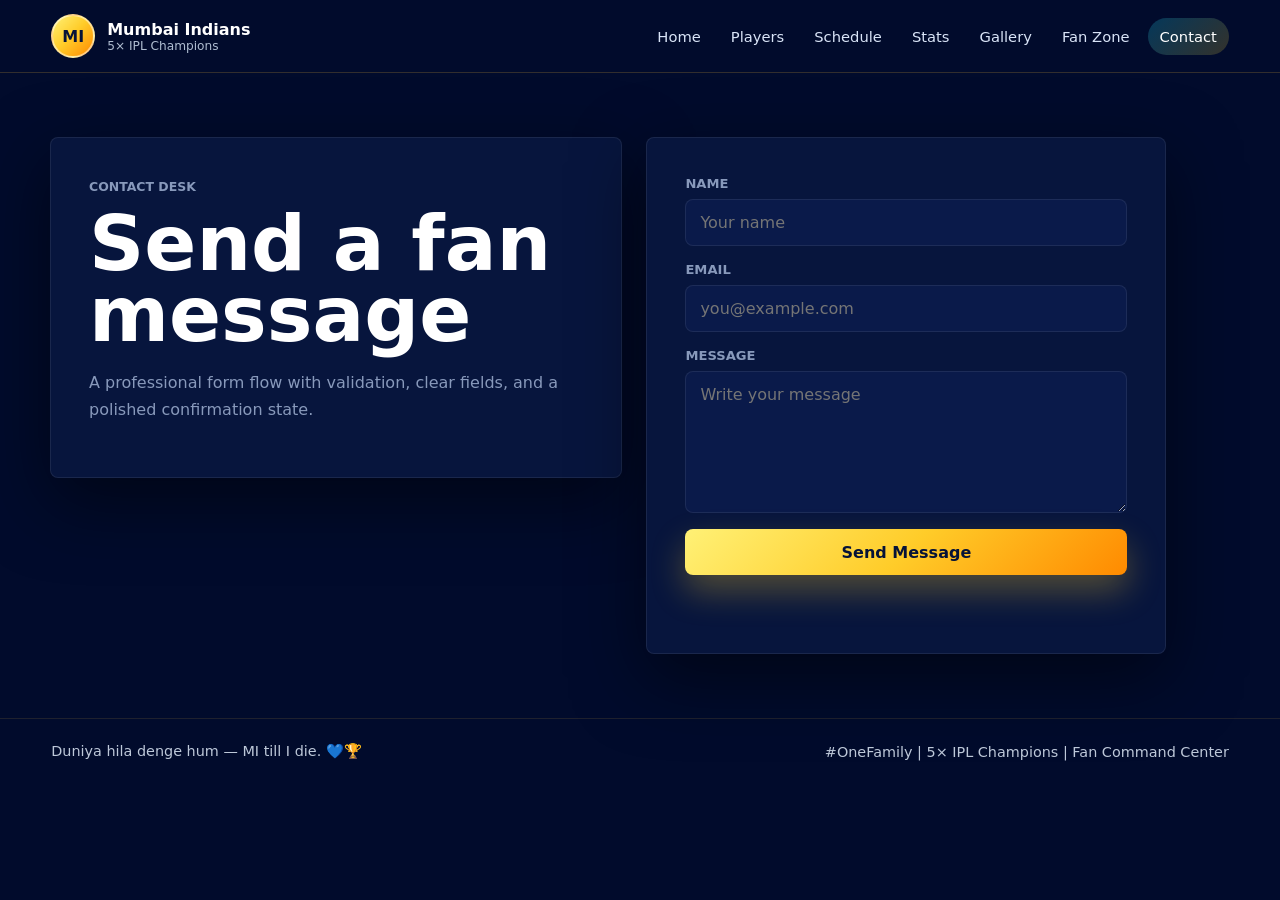
<file: contact.html>
<!DOCTYPE html>
<html lang="en">
<head>
    <meta charset="UTF-8">
    <meta name="viewport" content="width=device-width, initial-scale=1.0">
    <title>Contact | Mumbai Indians</title>
    <link rel="stylesheet" href="style.css">
    <script defer src="main.js"></script>
</head>
<body data-page="contact">
    <header class="site-header">
        <a class="brand" href="index.html" aria-label="Mumbai Indians home">
        <span class="brand-mark">MI</span>
        <span><strong>Mumbai Indians</strong><small>5× IPL Champions</small></span>
        </a>
        <nav class="main-nav" aria-label="Main navigation">
            <a href="index.html">Home</a>
            <a href="players.html">Players</a>
            <a href="schedule.html">Schedule</a>
            <a href="stats.html">Stats</a>
            <a href="gallery.html">Gallery</a>
            <a href="fanzone.html">Fan Zone</a>
            <a href="contact.html" aria-current="page">Contact</a>
        </nav>
    </header>

    <main class="page-shell contact-layout">
        <section class="page-hero compact">
            <p class="eyebrow">Contact Desk</p>
            <h1>Send a fan message</h1>
            <p>A professional form flow with validation, clear fields, and a polished confirmation state.</p>
        </section>

        <form class="contact-form" id="contactForm">
            <label>
                <span>Name</span>
                <input name="name" type="text" placeholder="Your name" required>
            </label>
            <label>
                <span>Email</span>
                <input name="email" type="email" placeholder="you@example.com" required>
            </label>
            <label>
                <span>Message</span>
                <textarea name="message" placeholder="Write your message" rows="6" required></textarea>
            </label>
            <button class="button primary" type="submit">Send Message</button>
            <p class="form-note" id="formNote" aria-live="polite"></p>
        </form>
    </main>

    <footer class="site-footer">
        <span>Duniya hila denge hum — MI till I die. 💙🏆</span>
        <span>#OneFamily | 5× IPL Champions | Fan Command Center</span>
    </footer>
</body>
</html>
</file>
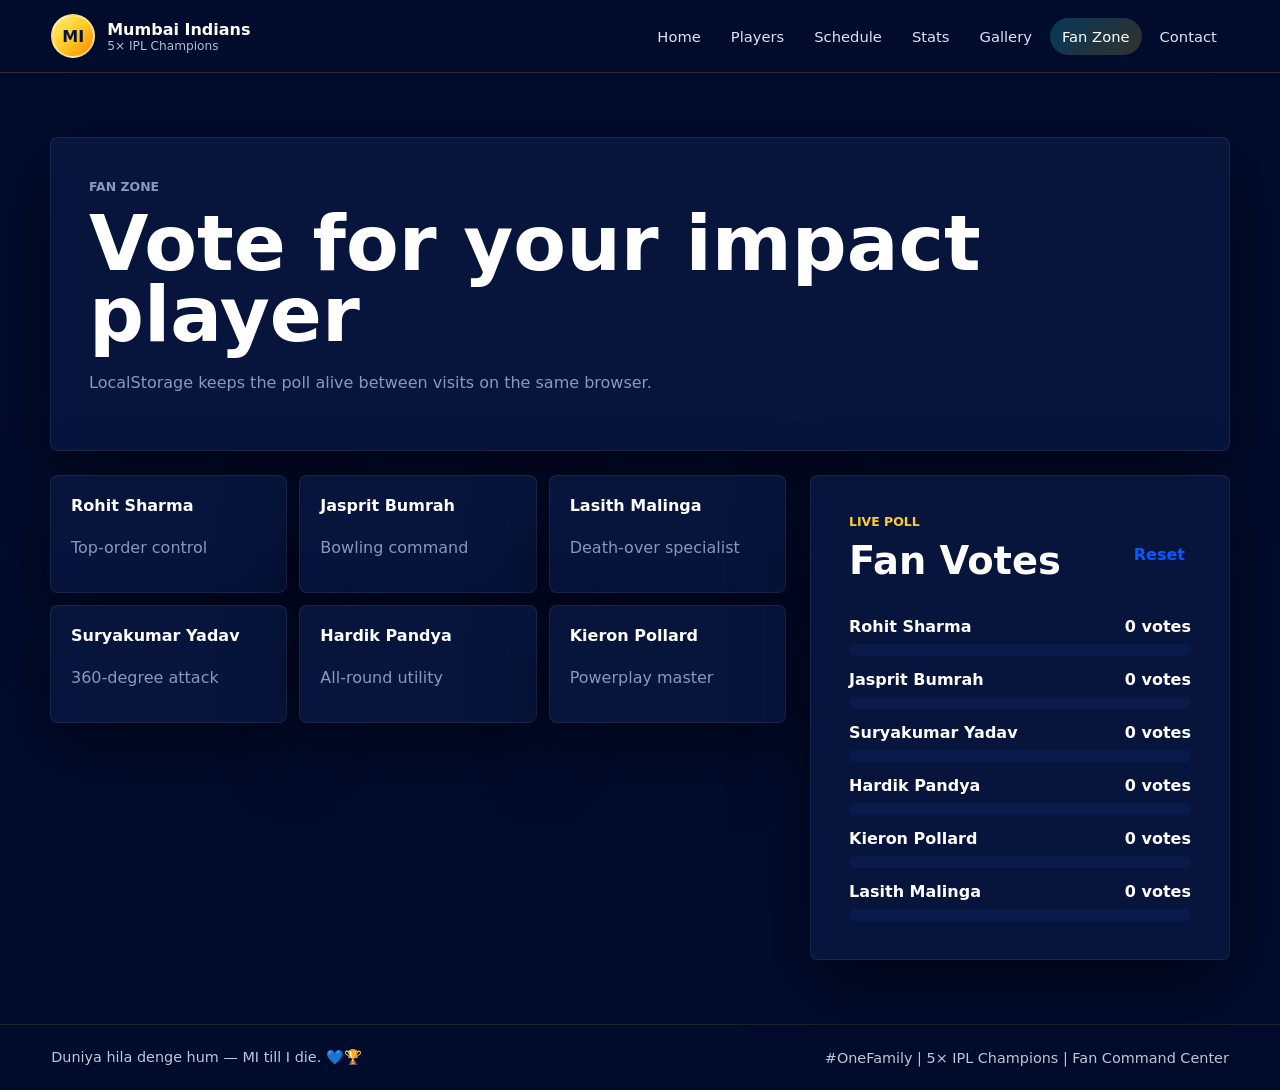
<file: fanzone.html>
<!DOCTYPE html>
<html lang="en">
<head>
    <meta charset="UTF-8">
    <meta name="viewport" content="width=device-width, initial-scale=1.0">
    <title>Fan Zone | Mumbai Indians</title>
    <link rel="stylesheet" href="style.css">
    <script defer src="main.js"></script>
</head>
<body data-page="fanzone">
    <header class="site-header">
        <a class="brand" href="index.html" aria-label="Mumbai Indians home">
        <span class="brand-mark">MI</span>
        <span><strong>Mumbai Indians</strong><small>5× IPL Champions</small></span>
        </a>
        <nav class="main-nav" aria-label="Main navigation">
            <a href="index.html">Home</a>
            <a href="players.html">Players</a>
            <a href="schedule.html">Schedule</a>
            <a href="stats.html">Stats</a>
            <a href="gallery.html">Gallery</a>
            <a href="fanzone.html" aria-current="page">Fan Zone</a>
            <a href="contact.html">Contact</a>
        </nav>
    </header>

    <main class="page-shell">
        <section class="page-hero compact">
            <p class="eyebrow">Fan Zone</p>
            <h1>Vote for your impact player</h1>
            <p>LocalStorage keeps the poll alive between visits on the same browser.</p>
        </section>

        <section class="poll-panel">
            <div class="poll-actions" id="pollActions">
                <button class="vote-card" type="button" data-player="Rohit Sharma"><strong>Rohit Sharma</strong><span>Top-order control</span></button>
                <button class="vote-card" type="button" data-player="Jasprit Bumrah"><strong>Jasprit Bumrah</strong><span>Bowling command</span></button>
                <button class="vote-card" type="button" data-player="Lasith Malinga"><strong>Lasith Malinga</strong><span>Death-over specialist</span></button>
                <button class="vote-card" type="button" data-player="Suryakumar Yadav"><strong>Suryakumar Yadav</strong><span>360-degree attack</span></button>
                <button class="vote-card" type="button" data-player="Hardik Pandya"><strong>Hardik Pandya</strong><span>All-round utility</span></button>
                <button class="vote-card" type="button" data-player="Kieron Pollard"><strong>Kieron Pollard</strong><span>Powerplay master</span></button>
            </div>

            <div class="results-card">
                <div class="section-heading inline">
                    <div>
                        <p class="eyebrow">Live Poll</p>
                        <h2>Fan Votes</h2>
                    </div>
                    <button class="text-button" type="button" id="resetPoll">Reset</button>
                </div>
                <div id="pollResults" class="poll-results" aria-live="polite"></div>
            </div>
        </section>
    </main>

    <footer class="site-footer">
        <span>Duniya hila denge hum — MI till I die. 💙🏆</span>
        <span>#OneFamily | 5× IPL Champions | Fan Command Center</span>
    </footer>
</body>
</html>
</file>
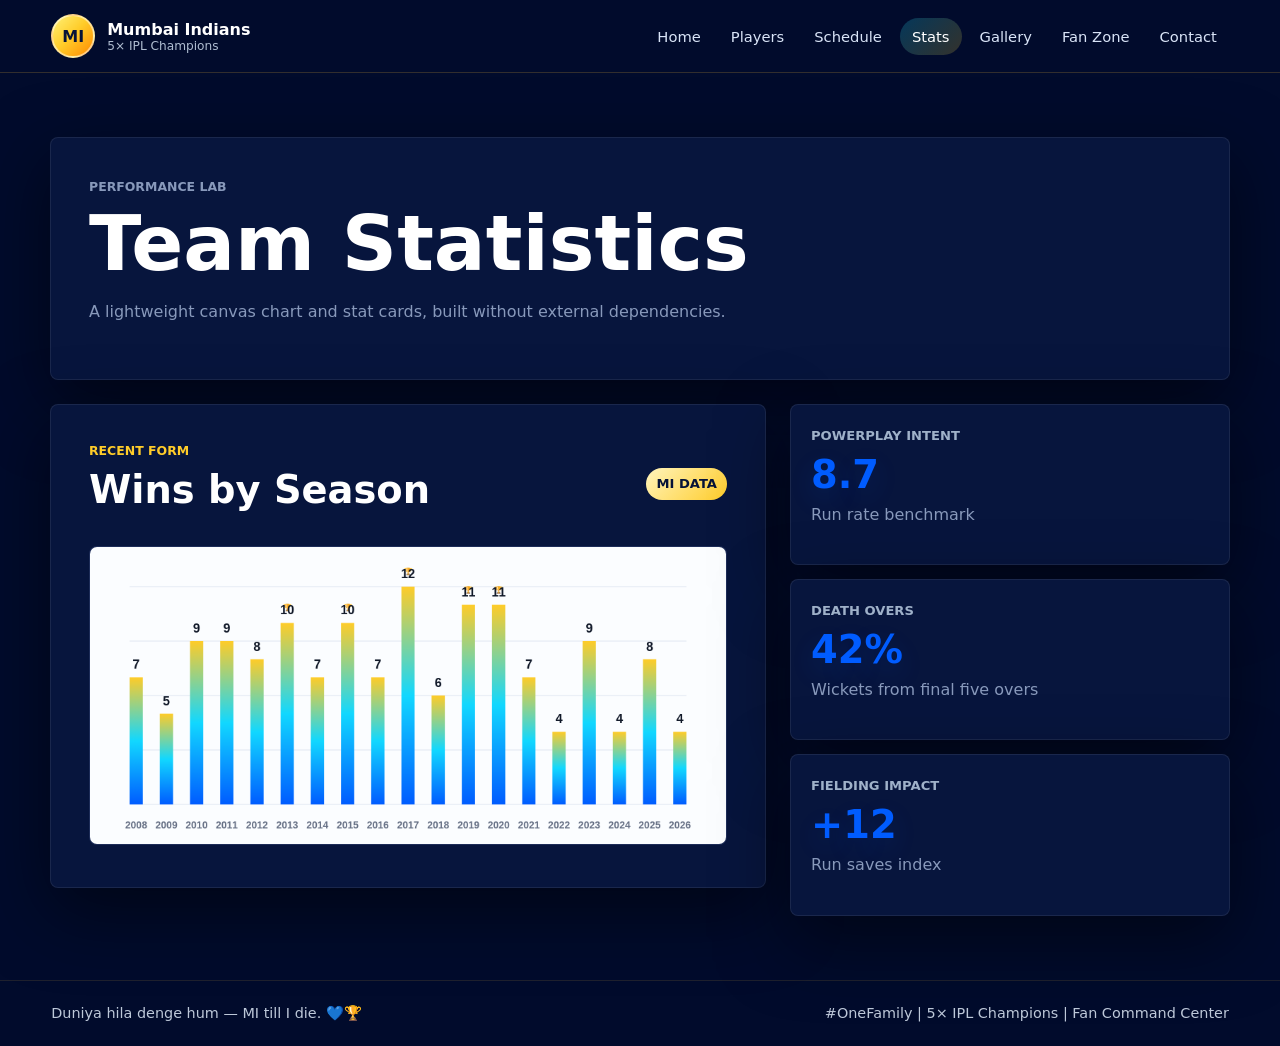
<file: stats.html>
<!DOCTYPE html>
<html lang="en">
<head>
    <meta charset="UTF-8">
    <meta name="viewport" content="width=device-width, initial-scale=1.0">
    <title>Stats | Mumbai Indians</title>
    <link rel="stylesheet" href="style.css">
    <script defer src="main.js"></script>
</head>
<body data-page="stats">
    <header class="site-header">
        <a class="brand" href="index.html" aria-label="Mumbai Indians home">
        <span class="brand-mark">MI</span>
        <span><strong>Mumbai Indians</strong><small>5× IPL Champions</small></span>
        </a>
        <nav class="main-nav" aria-label="Main navigation">
            <a href="index.html">Home</a>
            <a href="players.html">Players</a>
            <a href="schedule.html">Schedule</a>
            <a href="stats.html" aria-current="page">Stats</a>
            <a href="gallery.html">Gallery</a>
            <a href="fanzone.html">Fan Zone</a>
            <a href="contact.html">Contact</a>
        </nav>
    </header>

    <main class="page-shell">
        <section class="page-hero compact">
            <p class="eyebrow">Performance Lab</p>
            <h1>Team Statistics</h1>
            <p>A lightweight canvas chart and stat cards, built without external dependencies.</p>
        </section>

        <section class="stats-layout">
            <div class="chart-card">
                <div class="section-heading inline">
                    <div>
                        <p class="eyebrow">Recent Form</p>
                        <h2>Wins by Season</h2>
                    </div>
                    <span class="status">MI Data</span>
                </div>
                <canvas id="winsChart" width="900" height="420" aria-label="Bar chart of wins by season"></canvas>
            </div>

            <div class="stat-column">
                <article class="metric-card"><span>Powerplay Intent</span><strong>8.7</strong><p>Run rate benchmark</p></article>
                <article class="metric-card"><span>Death Overs</span><strong>42%</strong><p>Wickets from final five overs</p></article>
                <article class="metric-card"><span>Fielding Impact</span><strong>+12</strong><p>Run saves index</p></article>
            </div>
        </section>
    </main>

    <footer class="site-footer">
        <span>Duniya hila denge hum — MI till I die. 💙🏆</span>
        <span>#OneFamily | 5× IPL Champions | Fan Command Center</span>
    </footer>
</body>
</html>
</file>
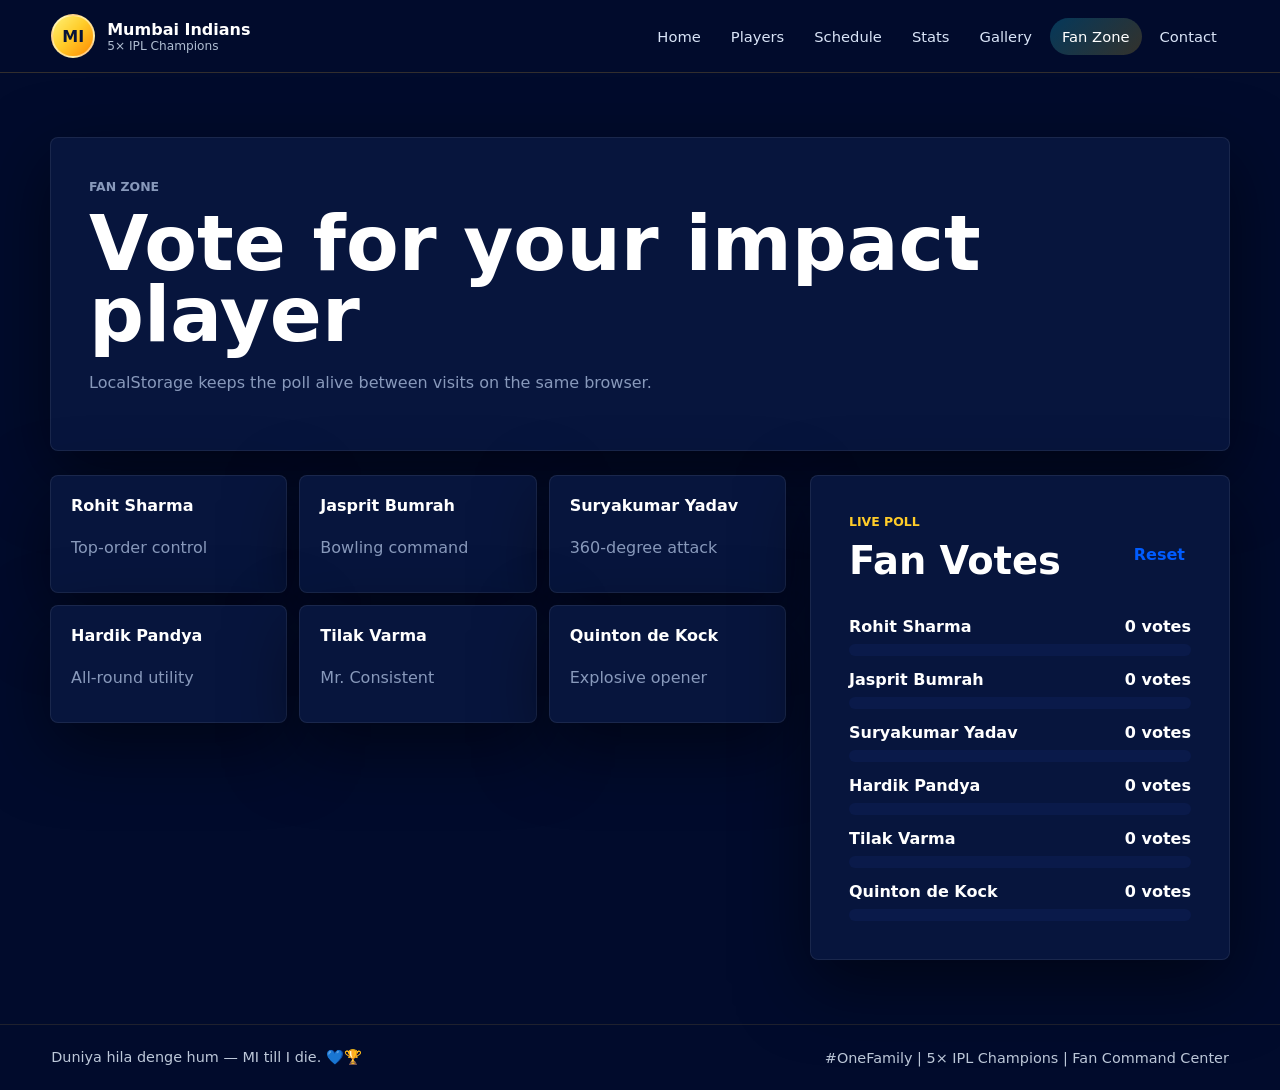
<file: Task2-MI-FanZone/fanzone.html>
<!DOCTYPE html>
<html lang="en">
<head>
    <meta charset="UTF-8">
    <meta name="viewport" content="width=device-width, initial-scale=1.0">
    <title>Fan Zone | Mumbai Indians</title>
    <link rel="stylesheet" href="style.css">
    <script defer src="main.js"></script>
</head>
<body data-page="fanzone">
    <header class="site-header">
        <a class="brand" href="index.html" aria-label="Mumbai Indians home">
        <span class="brand-mark">MI</span>
        <span><strong>Mumbai Indians</strong><small>5× IPL Champions</small></span>
        </a>
        <nav class="main-nav" aria-label="Main navigation">
            <a href="index.html">Home</a>
            <a href="players.html">Players</a>
            <a href="schedule.html">Schedule</a>
            <a href="stats.html">Stats</a>
            <a href="gallery.html">Gallery</a>
            <a href="fanzone.html" aria-current="page">Fan Zone</a>
            <a href="contact.html">Contact</a>
        </nav>
    </header>

    <main class="page-shell">
        <section class="page-hero compact">
            <p class="eyebrow">Fan Zone</p>
            <h1>Vote for your impact player</h1>
            <p>LocalStorage keeps the poll alive between visits on the same browser.</p>
        </section>

        <section class="poll-panel">
            <div class="poll-actions" id="pollActions">
                <button class="vote-card" type="button" data-player="Rohit Sharma"><strong>Rohit Sharma</strong><span>Top-order control</span></button>
                <button class="vote-card" type="button" data-player="Jasprit Bumrah"><strong>Jasprit Bumrah</strong><span>Bowling command</span></button>
                <button class="vote-card" type="button" data-player="Suryakumar Yadav"><strong>Suryakumar Yadav</strong><span>360-degree attack</span></button>
                <button class="vote-card" type="button" data-player="Hardik Pandya"><strong>Hardik Pandya</strong><span>All-round utility</span></button>
                <button class="vote-card" type="button" data-player="Tilak Varma"><strong>Tilak Varma</strong><span>Mr. Consistent</span></button>
                <button class="vote-card" type="button" data-player="Quinton de Kock"><strong>Quinton de Kock</strong><span>Explosive opener</span></button>
            </div>

            <div class="results-card">
                <div class="section-heading inline">
                    <div>
                        <p class="eyebrow">Live Poll</p>
                        <h2>Fan Votes</h2>
                    </div>
                    <button class="text-button" type="button" id="resetPoll">Reset</button>
                </div>
                <div id="pollResults" class="poll-results" aria-live="polite"></div>
            </div>
        </section>
    </main>

    <footer class="site-footer">
        <span>Duniya hila denge hum — MI till I die. 💙🏆</span>
        <span>#OneFamily | 5× IPL Champions | Fan Command Center</span>
    </footer>
</body>
</html>
</file>
<file: style.css>
:root {
    --navy: #061338;
    --blue: #005cff;
    --blue-2: #00a3ff;
    --gold: #ffcc29;
    --gold-accent: #F5B83A;
    --red: #ff2d55;
    --cyan: #12d8ff;
    --violet: #6847ff;
    --ink: #ffffff;
    --muted: #8899bb;
    --line: rgba(255,255,255,0.08);
    --surface: #07153D;
    --surface-2: #0a1a4a;
    --shadow: 0 24px 70px rgba(0,0,0,0.5);
    --radius: 8px;
    --bg-deep: #010B2C;
}

* {
    box-sizing: border-box;
}

html {
    scroll-behavior: smooth;
}

body {
    margin: 0;
    min-height: 100vh;
    color: var(--ink);
    background: var(--bg-deep);
    font-family: "Poppins", Inter, ui-sans-serif, system-ui, -apple-system, BlinkMacSystemFont, "Segoe UI", Arial, sans-serif;
}

a {
    color: inherit;
    text-decoration: none;
}

button,
input,
textarea {
    font: inherit;
}

.site-header {
    position: sticky;
    top: 0;
    z-index: 20;
    display: flex;
    align-items: center;
    justify-content: space-between;
    gap: 24px;
    padding: 14px clamp(18px, 4vw, 54px);
    color: #ffffff;
    background: var(--bg-deep);
    border-bottom: 1px solid rgba(245, 184, 58, 0.2);
    backdrop-filter: blur(18px);
}

.brand {
    display: inline-flex;
    align-items: center;
    gap: 12px;
    min-width: max-content;
}

.brand-mark {
    display: grid;
    place-items: center;
    width: 44px;
    height: 44px;
    color: var(--navy);
    background: linear-gradient(135deg, #fff176, var(--gold) 48%, #ff8a00);
    border: 2px solid rgba(255, 255, 255, 0.5);
    border-radius: 50%;
    font-weight: 900;
}

.brand strong,
.brand small {
    display: block;
}

.brand small {
    color: #afbdd1;
    font-size: 0.76rem;
}

.main-nav {
    display: flex;
    align-items: center;
    justify-content: flex-end;
    gap: 6px;
    flex-wrap: wrap;
}

.main-nav a {
    padding: 10px 12px;
    color: #d9e4f7;
    border-radius: 999px;
    font-size: 0.92rem;
}

.main-nav a:hover,
.main-nav a[aria-current="page"] {
    color: #ffffff;
    background: linear-gradient(135deg, rgba(18, 216, 255, 0.22), rgba(255, 204, 41, 0.2));
}

.hero {
    min-height: calc(100vh - 76px);
    display: grid;
    grid-template-columns: minmax(0, 1fr) minmax(280px, 420px);
    align-items: end;
    gap: clamp(28px, 5vw, 72px);
    padding: clamp(60px, 8vw, 110px) clamp(20px, 5vw, 72px) clamp(42px, 6vw, 82px);
    color: #ffffff;
    background:
        radial-gradient(circle at 78% 24%, rgba(255, 204, 41, 0.38), transparent 18rem),
        radial-gradient(circle at 28% 10%, rgba(18, 216, 255, 0.28), transparent 18rem),
        linear-gradient(110deg, rgba(6, 19, 56, 0.98), rgba(0, 92, 255, 0.82)),
        repeating-linear-gradient(90deg, rgba(255, 255, 255, 0.09) 0 1px, transparent 1px 86px),
        linear-gradient(135deg, var(--navy), var(--blue), var(--violet));
    overflow: hidden;
}

.hero::after {
    content: "";
    position: absolute;
    inset: 76px 0 auto;
    height: min(44vw, 420px);
    pointer-events: none;
    background:
        radial-gradient(circle at 78% 20%, rgba(255, 204, 41, 0.34), transparent 17rem),
        linear-gradient(135deg, transparent 0 48%, rgba(255, 255, 255, 0.12) 48% 49%, transparent 49%);
}

.hero-copy,
.score-panel {
    position: relative;
    z-index: 1;
}

.eyebrow {
    margin: 0 0 12px;
    color: var(--gold);
    font-size: 0.78rem;
    font-weight: 800;
    letter-spacing: 0;
    text-transform: uppercase;
}

h1,
h2,
h3,
p {
    margin-top: 0;
}

h1 {
    margin-bottom: 18px;
    font-size: clamp(3rem, 8vw, 7.5rem);
    line-height: 0.92;
    letter-spacing: 0;
}

h2 {
    margin-bottom: 14px;
    font-size: clamp(1.7rem, 3vw, 3rem);
    line-height: 1.05;
}

h3 {
    margin-bottom: 10px;
}

.hero-text,
.page-hero p,
.intro-grid p,
.feature-card p,
.insight p,
.fixture-card p,
.metric-card p {
    color: #d8e2f0;
    line-height: 1.7;
}

.hero-text {
    max-width: 680px;
    font-size: clamp(1.05rem, 1.7vw, 1.35rem);
}

.hero-actions,
.filter-pills,
.poll-actions {
    display: flex;
    flex-wrap: wrap;
    gap: 12px;
}

.button,
.pill,
.text-button,
.vote-card {
    border: 0;
    cursor: pointer;
}

.button {
    display: inline-flex;
    align-items: center;
    justify-content: center;
    min-height: 46px;
    padding: 12px 18px;
    border-radius: var(--radius);
    font-weight: 800;
}

.button.primary {
    color: var(--navy);
    background: linear-gradient(135deg, #fff176, var(--gold), #ff8a00);
    box-shadow: 0 16px 34px rgba(255, 204, 41, 0.3);
}

.button.secondary {
    color: #ffffff;
    border: 1px solid rgba(18, 216, 255, 0.42);
    background: rgba(18, 216, 255, 0.14);
}

.score-panel {
    display: grid;
    gap: 12px;
    padding: 18px;
    background: rgba(255, 255, 255, 0.12);
    border: 1px solid rgba(255, 255, 255, 0.18);
    border-radius: var(--radius);
    backdrop-filter: blur(16px);
}

.score-panel div {
    display: flex;
    align-items: center;
    justify-content: space-between;
    gap: 20px;
    padding: 16px;
    background: rgba(255, 255, 255, 0.1);
    border-radius: var(--radius);
}

.score-panel span,
.metric-card span,
.fixture-card .status,
.status {
    color: #9fb1c9;
    font-size: 0.82rem;
    font-weight: 800;
    text-transform: uppercase;
}

.score-panel strong {
    font-size: 1.25rem;
}

.section,
.page-shell {
    width: min(1180px, calc(100% - 36px));
    margin: 0 auto;
}

.section {
    padding: clamp(54px, 7vw, 94px) 0;
}

.page-shell {
    padding: clamp(32px, 5vw, 64px) 0;
}

.intro-grid,
.stats-layout,
.poll-panel,
.contact-layout {
    display: grid;
    grid-template-columns: minmax(0, 1fr) minmax(280px, 440px);
    gap: 24px;
    align-items: start;
}

.intro-grid article,
.page-hero,
.chart-card,
.results-card,
.contact-form {
    padding: clamp(24px, 4vw, 38px);
    background: var(--surface);
    border: 1px solid var(--line);
    border-radius: var(--radius);
    box-shadow: var(--shadow);
}

.intro-grid article p,
.page-hero p,
.feature-card p,
.insight p,
.fixture-card p,
.metric-card p {
    color: var(--muted);
}

.insight-stack,
.stat-column,
.fixture-list,
.poll-results {
    display: grid;
    gap: 14px;
}

.insight,
.metric-card,
.fixture-card,
.feature-card,
.player-card,
.vote-card {
    background: var(--surface);
    border: 1px solid var(--line);
    border-radius: var(--radius);
    box-shadow: var(--shadow);
}

.insight {
    padding: 20px;
}

.insight span,
.icon {
    display: inline-grid;
    place-items: center;
    width: 38px;
    height: 38px;
    margin-bottom: 16px;
    color: var(--navy);
    background: linear-gradient(135deg, var(--gold), #ff8a00);
    border-radius: 50%;
    font-weight: 900;
}

.section-heading {
    margin-bottom: 22px;
}

.section-heading.inline {
    display: flex;
    align-items: center;
    justify-content: space-between;
    gap: 16px;
}

.feature-grid,
.player-grid,
.gallery-grid {
    display: grid;
    grid-template-columns: repeat(auto-fit, minmax(230px, 1fr));
    gap: 18px;
}

.feature-card,
.player-card {
    padding: 22px;
    transition: transform 180ms ease, box-shadow 180ms ease;
}

.roster-section {
    margin-top: 34px;
}

.feature-card:hover,
.player-card:hover,
.vote-card:hover {
    transform: translateY(-4px);
    box-shadow: 0 20px 42px rgba(7, 20, 47, 0.15);
}

.page-hero.compact {
    margin-bottom: 24px;
    color: var(--ink);
}

.page-hero.compact h1 {
    font-size: clamp(2.4rem, 6vw, 5rem);
}

.toolbar {
    display: flex;
    align-items: end;
    justify-content: space-between;
    gap: 18px;
    margin-bottom: 22px;
    padding: 16px;
    background: var(--surface);
    border: 1px solid rgba(0, 92, 255, 0.14);
    border-radius: var(--radius);
}

.search-field,
.contact-form label {
    display: grid;
    gap: 8px;
    width: min(100%, 420px);
}

.search-field span,
.contact-form span {
    color: var(--muted);
    font-size: 0.82rem;
    font-weight: 800;
    text-transform: uppercase;
}

input,
textarea {
    width: 100%;
    padding: 13px 14px;
    color: var(--ink);
    background: var(--surface-2);
    border: 1px solid var(--line);
    border-radius: var(--radius);
    outline: none;
}

input:focus,
textarea:focus {
    border-color: var(--blue-2);
    box-shadow: 0 0 0 4px rgba(10, 124, 255, 0.14);
}

.pill {
    min-height: 42px;
    padding: 10px 14px;
    color: var(--muted);
    background: var(--surface-2);
    border: 1px solid rgba(255,255,255,0.1);
    border-radius: 999px;
    font-weight: 800;
}

.pill.active {
    color: #ffffff;
    background: linear-gradient(135deg, var(--blue), var(--blue-2));
    border-color: transparent;
    box-shadow: 0 12px 24px rgba(0, 92, 255, 0.24);
}

.player-card {
    position: relative;
    overflow: hidden;
    display: flex;
    flex-direction: column;
    min-height: 100%;
    padding: 0;
    background: var(--surface);
}

.player-card::before {
    content: "";
    position: absolute;
    inset: 0 0 auto;
    height: 5px;
    background: linear-gradient(90deg, var(--blue), var(--cyan), var(--gold), var(--red));
}

.player-photo {
    position: relative;
    display: grid;
    place-items: center;
    min-height: 178px;
    color: #ffffff;
    isolation: isolate;
    overflow: hidden;
    background:
        radial-gradient(circle at 70% 18%, rgba(255, 255, 255, 0.38), transparent 7rem),
        linear-gradient(135deg, var(--navy), var(--blue), var(--cyan));
}

.player-photo::before,
.player-photo::after {
    content: "";
    position: absolute;
    border-radius: 50%;
    z-index: -1;
}

.player-photo::before {
    width: 140px;
    height: 140px;
    right: -34px;
    bottom: -34px;
    background: rgba(255, 204, 41, 0.42);
}

.player-photo::after {
    width: 90px;
    height: 90px;
    left: 18px;
    top: 26px;
    border: 2px solid rgba(255, 255, 255, 0.35);
}

.player-photo img,
.player-photo strong {
    position: relative;
    z-index: 1;
}

.player-photo img {
    width: 100%;
    height: 100%;
    min-height: 178px;
    object-fit: cover;
}

.player-photo strong {
    display: grid;
    place-items: center;
    width: 96px;
    height: 96px;
    color: var(--navy);
    background: linear-gradient(135deg, var(--surface), #0f1f4a);
    border: 3px solid rgba(255, 255, 255, 0.68);
    border-radius: 50%;
    box-shadow: 0 18px 40px rgba(6, 19, 56, 0.24);
    font-size: 2rem;
    font-weight: 950;
}

.rank-badge {
    position: absolute;
    top: 14px;
    left: 14px;
    padding: 7px 10px;
    color: var(--navy);
    background: linear-gradient(135deg, #fff176, var(--gold));
    border-radius: 999px;
    font-size: 0.82rem;
    font-weight: 900;
}

.accent-1 { background: linear-gradient(135deg, #061338, #005cff, #12d8ff); }
.accent-2 { background: linear-gradient(135deg, #005cff, #6847ff, #ff2d55); }
.accent-3 { background: linear-gradient(135deg, #14345f, #ffcc29, #ff8a00); }
.accent-4 { background: linear-gradient(135deg, #101828, #00a3ff, #ffcc29); }
.accent-5 { background: linear-gradient(135deg, #061338, #ff2d55, #ffcc29); }

.player-card-body {
    display: flex;
    flex: 1;
    flex-direction: column;
    padding: 22px;
}

.player-card h2 {
    margin-bottom: 8px;
    font-size: 1.45rem;
    line-height: 1.08;
}

.nickname {
    margin-bottom: 0;
    color: var(--muted);
    font-weight: 800;
}

.empty-card {
    padding: 22px;
}

.player-meta {
    display: flex;
    flex-wrap: wrap;
    gap: 8px;
    margin-top: auto;
    padding-top: 18px;
}

.player-meta span {
    padding: 7px 9px;
    color: var(--gold-accent);
    background: rgba(245,184,58,0.12);
    border-radius: 999px;
    font-size: 0.82rem;
    font-weight: 800;
}

.fixture-card {
    display: grid;
    grid-template-columns: auto minmax(0, 1fr) auto;
    align-items: center;
    gap: 18px;
    padding: 18px;
}

.fixture-card.priority {
    border-color: rgba(215, 169, 40, 0.55);
    background: linear-gradient(135deg, var(--surface), #0f1f4a);
}

.fixture-date {
    display: grid;
    place-items: center;
    width: 74px;
    height: 74px;
    color: #ffffff;
    background: linear-gradient(135deg, var(--navy), var(--blue));
    border-radius: var(--radius);
}

.fixture-date span {
    font-size: 1.8rem;
    font-weight: 900;
    line-height: 1;
}

.fixture-date small {
    color: var(--gold);
    font-weight: 900;
}

.status {
    display: inline-flex;
    align-items: center;
    min-height: 32px;
    padding: 7px 10px;
    color: var(--navy);
    background: linear-gradient(135deg, #fff4bd, var(--gold));
    border-radius: 999px;
}

.chart-card canvas {
    width: 100%;
    height: auto;
    background: var(--surface-2);
    border: 1px solid var(--line);
    border-radius: var(--radius);
}

.metric-card {
    padding: 20px;
}

.metric-card strong {
    display: block;
    margin: 8px 0 4px;
    color: var(--blue);
    font-size: 2.4rem;
    text-shadow: 0 10px 26px rgba(0, 92, 255, 0.16);
}

.gallery-grid {
    grid-auto-rows: auto;
}

.custom-image-box {
    width: 100%;
    max-width: 900px;
    margin: 0 auto;
    border-radius: var(--radius);
    overflow: hidden;
    box-shadow: 0 18px 50px rgba(0, 92, 255, 0.15);
}

.custom-image-box img {
    display: block;
    width: 100%;
    aspect-ratio: 16/9;
    object-fit: cover;
}

.custom-image-hint {
    margin: 16px 0 0;
    text-align: center;
    color: var(--muted);
    font-size: 0.9rem;
}

.custom-image-hint code {
    padding: 2px 8px;
    background: rgba(0, 92, 255, 0.08);
    border-radius: 4px;
    font-size: 0.85rem;
    color: var(--blue);
}

.moment-card {
    position: relative;
    display: flex;
    flex-direction: column;
    justify-content: end;
    aspect-ratio: 3/2;
    padding: 24px;
    color: #ffffff;
    overflow: hidden;
    border-radius: var(--radius);
    box-shadow: var(--shadow);
}

.moment-card::before {
    content: "";
    position: absolute;
    inset: 0;
    background:
        linear-gradient(180deg, transparent 10%, rgba(7, 20, 47, 0.84) 100%),
        repeating-linear-gradient(115deg, rgba(255, 255, 255, 0.12) 0 2px, transparent 2px 18px);
}

.moment-card::after {
    content: "";
    position: absolute;
    inset: 18% 14% auto auto;
    width: 46%;
    aspect-ratio: 1;
    border: 2px solid rgba(248, 215, 107, 0.5);
    border-radius: 50%;
}

.moment-card span,
.moment-card strong {
    position: relative;
    z-index: 1;
}

.moment-card span {
    color: var(--gold);
    font-size: 0.82rem;
    font-weight: 900;
    text-transform: uppercase;
}

.moment-card strong {
    max-width: 14ch;
    margin-top: 8px;
    font-size: 1.65rem;
    line-height: 1.05;
}

.img-card {
    position: relative;
    overflow: hidden;
}

.img-card img {
    position: absolute;
    inset: 0;
    width: 100%;
    height: 100%;
    object-fit: cover;
}

.img-card::before {
    content: "";
    position: absolute;
    inset: 0;
    z-index: 1;
    background:
        linear-gradient(180deg, transparent 20%, rgba(7, 20, 47, 0.92) 100%);
}

.img-card::after {
    display: none;
}

.moment-overlay {
    position: relative;
    z-index: 2;
    display: flex;
    flex-direction: column;
    justify-content: end;
    flex: 1;
}

.stadium { background: linear-gradient(135deg, #061338, #005cff, #12d8ff); }
.huddle { background: linear-gradient(135deg, #14345f, #ffcc29, #ff8a00); }
.bowling { background: linear-gradient(135deg, #005cff, #6847ff, #ff2d55); }
.fans { background: linear-gradient(135deg, #101828, #00a3ff, #ffcc29); }

.poll-panel {
    grid-template-columns: minmax(0, 1fr) minmax(280px, 420px);
}

.vote-card {
    flex: 1 1 230px;
    display: grid;
    gap: 8px;
    min-height: 118px;
    padding: 20px;
    text-align: left;
    color: var(--ink);
}

.vote-card span {
    color: var(--muted);
}

.results-card {
    position: sticky;
    top: 96px;
}

.result-row {
    display: grid;
    gap: 8px;
}

.result-row header {
    display: flex;
    justify-content: space-between;
    gap: 12px;
    font-weight: 800;
}

.bar-track {
    height: 12px;
    overflow: hidden;
    background: var(--surface-2);
    border-radius: 999px;
}

.bar-fill {
    height: 100%;
    width: var(--value);
    background: linear-gradient(90deg, var(--blue), var(--cyan), var(--gold));
    border-radius: inherit;
}

.text-button {
    color: var(--blue);
    background: transparent;
    font-weight: 900;
}

.contact-layout {
    grid-template-columns: minmax(0, 0.9fr) minmax(320px, 520px);
}

.contact-form {
    display: grid;
    gap: 16px;
}

.contact-form label {
    width: 100%;
}

.form-note {
    min-height: 24px;
    margin: 0;
    color: var(--blue);
    font-weight: 800;
}

.site-footer {
    display: flex;
    align-items: center;
    justify-content: space-between;
    gap: 18px;
    padding: 24px clamp(18px, 4vw, 54px);
    color: #bdc8d9;
    background: var(--bg-deep);
    border-top: 1px solid rgba(245, 184, 58, 0.12);
    font-size: 0.9rem;
}

.tagline {
    margin: 4px 0 0;
    color: var(--muted);
    font-size: 0.85rem;
    line-height: 1.5;
}

.hero-sub {
    margin: -10px 0 18px;
    color: var(--gold);
    font-size: 1.15rem;
    font-weight: 800;
}

.championship-banner {
    padding: 18px clamp(18px, 4vw, 54px);
    background: linear-gradient(90deg, #1a1a2e, #16213e, #0f3460);
    border-block: 1px solid rgba(255, 204, 41, 0.25);
    overflow: hidden;
}

.champ-inner {
    display: flex;
    align-items: center;
    justify-content: center;
    gap: 24px;
}

.champ-label {
    color: var(--gold);
    font-size: 1.1rem;
    font-weight: 950;
    letter-spacing: 3px;
    text-shadow: 0 0 24px rgba(255, 204, 41, 0.4);
}

.ticker-year {
    display: inline-flex;
    align-items: center;
    gap: 4px;
    margin: 0 12px;
    color: #ffffff;
    font-weight: 900;
    font-size: 1.05rem;
}

.trophy-icon {
    font-size: 1.2rem;
}

.title-grid {
    display: grid;
    grid-template-columns: repeat(auto-fit, minmax(180px, 1fr));
    gap: 14px;
}

.title-card {
    display: flex;
    flex-direction: column;
    padding: 24px;
    background: var(--surface);
    border: 1px solid var(--line);
    box-shadow: 0 18px 40px rgba(0,0,0,0.3);
    transition: transform 180ms ease, box-shadow 180ms ease;
}

.title-card:hover {
    transform: translateY(-6px);
    box-shadow: 0 24px 50px rgba(0,92,255,0.2);
}

.title-year {
    font-size: 3.2rem;
    font-weight: 950;
    background: linear-gradient(135deg, var(--blue), var(--cyan));
    -webkit-background-clip: text;
    -webkit-text-fill-color: transparent;
    background-clip: text;
    line-height: 1;
    margin-bottom: 12px;
}

.title-detail strong {
    display: block;
    margin-bottom: 6px;
    color: var(--ink);
    font-size: 1.1rem;
}

.title-detail p {
    margin: 0;
    color: var(--muted);
    font-size: 0.88rem;
    line-height: 1.5;
}

.anthem-section {
    padding: clamp(60px, 8vw, 100px) clamp(20px, 5vw, 54px);
    color: #ffffff;
    background:
        radial-gradient(circle at 24% 50%, rgba(255,204,41,0.2), transparent 22rem),
        radial-gradient(circle at 80% 30%, rgba(18,216,255,0.18), transparent 20rem),
        linear-gradient(135deg, #061338 0%, #005cff 50%, #14345f 100%);
    overflow: hidden;
    position: relative;
}

.anthem-section::before {
    content: "";
    position: absolute;
    inset: 0;
    background:
        repeating-linear-gradient(65deg, rgba(255,255,255,0.06) 0 1px, transparent 1px 48px);
    pointer-events: none;
}

.anthem-content {
    position: relative;
    z-index: 1;
    display: grid;
    grid-template-columns: 1fr auto;
    gap: clamp(32px, 6vw, 80px);
    align-items: center;
    max-width: 1180px;
    margin: 0 auto;
}

.anthem-text blockquote {
    margin: 18px 0;
    padding: 18px 24px;
    color: var(--gold);
    font-size: clamp(1.1rem, 2vw, 1.35rem);
    line-height: 1.8;
    border-left: 4px solid var(--gold);
    background: rgba(255,255,255,0.06);
    border-radius: 0 var(--radius) var(--radius) 0;
}

.anthem-text blockquote strong {
    color: #ffffff;
}

.anthem-meaning {
    color: #b0c8e8;
    font-size: 0.95rem;
    line-height: 1.7;
    margin-bottom: 16px;
}

.anthem-visual {
    display: grid;
    place-items: center;
    gap: 12px;
    text-align: center;
}

.mi-crest-large {
    display: grid;
    place-items: center;
    width: 130px;
    height: 130px;
    color: var(--navy);
    background: linear-gradient(135deg, #fff176, var(--gold), #ff8a00);
    border: 4px solid rgba(255,255,255,0.5);
    border-radius: 50%;
    font-size: 3rem;
    font-weight: 950;
    box-shadow: 0 18px 50px rgba(255,204,41,0.3);
}

.anthem-tag {
    color: var(--gold);
    font-size: 1.3rem;
    font-weight: 900;
    font-style: italic;
}

.values-grid {
    display: grid;
    grid-template-columns: repeat(auto-fit, minmax(230px, 1fr));
    gap: 18px;
}

.value-card {
    padding: 28px 22px;
    background: var(--surface);
    border: 1px solid var(--line);
    border-radius: var(--radius);
    box-shadow: var(--shadow);
    transition: transform 180ms ease, box-shadow 180ms ease;
}

.value-card:hover {
    transform: translateY(-4px);
    box-shadow: 0 20px 42px rgba(0,0,0,0.5);
}

.value-icon {
    font-size: 2rem;
    display: block;
    margin-bottom: 14px;
}

.value-card h3 {
    margin-bottom: 8px;
    font-size: 1.2rem;
}

.value-card p {
    margin: 0;
    color: var(--muted);
    line-height: 1.7;
}

@media (max-width: 860px) {
    .site-header,
    .toolbar,
    .site-footer {
        align-items: flex-start;
        flex-direction: column;
    }

    .main-nav {
        justify-content: flex-start;
    }

    .hero,
    .intro-grid,
    .stats-layout,
    .poll-panel,
    .contact-layout,
    .anthem-content {
        grid-template-columns: 1fr;
    }

    .anthem-visual {
        order: -1;
    }

    .mi-crest-large {
        width: 90px;
        height: 90px;
        font-size: 2rem;
    }

    .champ-inner {
        flex-wrap: wrap;
        gap: 10px;
    }

    .champ-label {
        font-size: 0.9rem;
    }

    .hero {
        min-height: auto;
    }

    .results-card {
        position: static;
    }
}

/* ═══════════════════════════════════════════
   Schedule — Premium Fixtures Styles
   ═══════════════════════════════════════════ */

.schedule-main {
    padding: 60px 0;
}

.schedule-container {
    max-width: 1600px;
    margin: 0 auto;
    padding: 0 32px;
}

.schedule-heading {
    margin-bottom: 48px;
}

.schedule-heading h1 {
    margin: 0;
    font-size: 2.8rem;
    font-weight: 800;
    color: #ffffff;
    line-height: 1.2;
    display: flex;
    align-items: center;
    gap: 16px;
}

.schedule-heading h1 span {
    font-size: 2.2rem;
}

.schedule-underline {
    width: 620px;
    max-width: 100%;
    height: 4px;
    background: #F5B83A;
    border-radius: 4px;
    margin-top: 12px;
}

.schedule-fixtures-card {
    width: 92%;
    background: #07153D;
    border: 1px solid rgba(245,184,58,0.15);
    border-radius: 32px;
    padding: 0;
    box-shadow: 0 24px 80px rgba(0,0,0,0.4);
    overflow: hidden;
}

.schedule-row {
    display: grid;
    grid-template-columns: 1.2fr 0.4fr 1.2fr 1.4fr 1.8fr;
    align-items: center;
    gap: 16px;
    padding: 20px 32px;
    border-bottom: 1px solid rgba(255,255,255,0.05);
    transition: background 180ms ease;
}

.schedule-row:last-child {
    border-bottom: none;
}

.schedule-row:hover {
    background: rgba(245,184,58,0.04);
}

.s-team {
    font-size: 1.1rem;
    font-weight: 700;
    color: #ffffff;
    display: flex;
    align-items: center;
    gap: 10px;
}

.s-ball {
    font-size: 1rem;
}

.s-vs {
    text-align: center;
    font-size: 0.85rem;
    font-weight: 800;
    color: #F5B83A;
    letter-spacing: 2px;
}

.s-date {
    font-size: 0.9rem;
    color: #8899bb;
    font-weight: 500;
}

.s-venue {
    font-size: 0.9rem;
    color: #8899bb;
    font-weight: 500;
}

.s-home,
.s-away {
    font-weight: 700;
    font-size: 0.78rem;
    margin-left: 4px;
}

.s-home { color: #4ade80; }
.s-away { color: #fb7185; }

@media (max-width: 1100px) {
    .schedule-row {
        grid-template-columns: 1fr 0.3fr 1fr;
        gap: 8px;
    }
    .s-date,
    .s-venue {
        grid-column: span 3;
        padding-left: 28px;
    }
}

@media (max-width: 860px) {
    .schedule-heading h1 { font-size: 1.6rem; flex-wrap: wrap; }
    .schedule-underline { width: 100%; }
    .schedule-fixtures-card { width: 100%; border-radius: 20px; }
    .schedule-row { padding: 16px 20px; grid-template-columns: 1fr 0.3fr 1fr; gap: 6px; }
    .s-team { font-size: 0.95rem; }
    .s-date, .s-venue { font-size: 0.8rem; padding-left: 0; grid-column: span 3; }
}

@media (max-width: 560px) {
    .main-nav a {
        padding: 9px 10px;
        font-size: 0.86rem;
    }

    .fixture-card {
        grid-template-columns: 1fr;
    }

    .fixture-date {
        width: 64px;
        height: 64px;
    }

    .section,
    .page-shell {
        width: min(100% - 24px, 1180px);
    }
}
</file>
<file: Task2-MI-FanZone/style.css>
:root {
    --navy: #061338;
    --blue: #005cff;
    --blue-2: #00a3ff;
    --gold: #ffcc29;
    --gold-accent: #F5B83A;
    --red: #ff2d55;
    --cyan: #12d8ff;
    --violet: #6847ff;
    --ink: #ffffff;
    --muted: #8899bb;
    --line: rgba(255,255,255,0.08);
    --surface: #07153D;
    --surface-2: #0a1a4a;
    --shadow: 0 24px 70px rgba(0,0,0,0.5);
    --radius: 8px;
    --bg-deep: #010B2C;
}

* {
    box-sizing: border-box;
}

html {
    scroll-behavior: smooth;
}

body {
    margin: 0;
    min-height: 100vh;
    color: var(--ink);
    background: var(--bg-deep);
    font-family: "Poppins", Inter, ui-sans-serif, system-ui, -apple-system, BlinkMacSystemFont, "Segoe UI", Arial, sans-serif;
}

a {
    color: inherit;
    text-decoration: none;
}

button,
input,
textarea {
    font: inherit;
}

.site-header {
    position: sticky;
    top: 0;
    z-index: 20;
    display: flex;
    align-items: center;
    justify-content: space-between;
    gap: 24px;
    padding: 14px clamp(18px, 4vw, 54px);
    color: #ffffff;
    background: var(--bg-deep);
    border-bottom: 1px solid rgba(245, 184, 58, 0.2);
    backdrop-filter: blur(18px);
}

.brand {
    display: inline-flex;
    align-items: center;
    gap: 12px;
    min-width: max-content;
}

.brand-mark {
    display: grid;
    place-items: center;
    width: 44px;
    height: 44px;
    color: var(--navy);
    background: linear-gradient(135deg, #fff176, var(--gold) 48%, #ff8a00);
    border: 2px solid rgba(255, 255, 255, 0.5);
    border-radius: 50%;
    font-weight: 900;
}

.brand strong,
.brand small {
    display: block;
}

.brand small {
    color: #afbdd1;
    font-size: 0.76rem;
}

.main-nav {
    display: flex;
    align-items: center;
    justify-content: flex-end;
    gap: 6px;
    flex-wrap: wrap;
}

.main-nav a {
    padding: 10px 12px;
    color: #d9e4f7;
    border-radius: 999px;
    font-size: 0.92rem;
}

.main-nav a:hover,
.main-nav a[aria-current="page"] {
    color: #ffffff;
    background: linear-gradient(135deg, rgba(18, 216, 255, 0.22), rgba(255, 204, 41, 0.2));
}

.hero {
    min-height: calc(100vh - 76px);
    display: grid;
    grid-template-columns: minmax(0, 1fr) minmax(280px, 420px);
    align-items: end;
    gap: clamp(28px, 5vw, 72px);
    padding: clamp(60px, 8vw, 110px) clamp(20px, 5vw, 72px) clamp(42px, 6vw, 82px);
    color: #ffffff;
    background:
        radial-gradient(circle at 78% 24%, rgba(255, 204, 41, 0.38), transparent 18rem),
        radial-gradient(circle at 28% 10%, rgba(18, 216, 255, 0.28), transparent 18rem),
        linear-gradient(110deg, rgba(6, 19, 56, 0.98), rgba(0, 92, 255, 0.82)),
        repeating-linear-gradient(90deg, rgba(255, 255, 255, 0.09) 0 1px, transparent 1px 86px),
        linear-gradient(135deg, var(--navy), var(--blue), var(--violet));
    overflow: hidden;
}

.hero::after {
    content: "";
    position: absolute;
    inset: 76px 0 auto;
    height: min(44vw, 420px);
    pointer-events: none;
    background:
        radial-gradient(circle at 78% 20%, rgba(255, 204, 41, 0.34), transparent 17rem),
        linear-gradient(135deg, transparent 0 48%, rgba(255, 255, 255, 0.12) 48% 49%, transparent 49%);
}

.hero-copy,
.score-panel {
    position: relative;
    z-index: 1;
}

.eyebrow {
    margin: 0 0 12px;
    color: var(--gold);
    font-size: 0.78rem;
    font-weight: 800;
    letter-spacing: 0;
    text-transform: uppercase;
}

h1,
h2,
h3,
p {
    margin-top: 0;
}

h1 {
    margin-bottom: 18px;
    font-size: clamp(3rem, 8vw, 7.5rem);
    line-height: 0.92;
    letter-spacing: 0;
}

h2 {
    margin-bottom: 14px;
    font-size: clamp(1.7rem, 3vw, 3rem);
    line-height: 1.05;
}

h3 {
    margin-bottom: 10px;
}

.hero-text,
.page-hero p,
.intro-grid p,
.feature-card p,
.insight p,
.fixture-card p,
.metric-card p {
    color: #d8e2f0;
    line-height: 1.7;
}

.hero-text {
    max-width: 680px;
    font-size: clamp(1.05rem, 1.7vw, 1.35rem);
}

.hero-actions,
.filter-pills,
.poll-actions {
    display: flex;
    flex-wrap: wrap;
    gap: 12px;
}

.button,
.pill,
.text-button,
.vote-card {
    border: 0;
    cursor: pointer;
}

.button {
    display: inline-flex;
    align-items: center;
    justify-content: center;
    min-height: 46px;
    padding: 12px 18px;
    border-radius: var(--radius);
    font-weight: 800;
}

.button.primary {
    color: var(--navy);
    background: linear-gradient(135deg, #fff176, var(--gold), #ff8a00);
    box-shadow: 0 16px 34px rgba(255, 204, 41, 0.3);
}

.button.secondary {
    color: #ffffff;
    border: 1px solid rgba(18, 216, 255, 0.42);
    background: rgba(18, 216, 255, 0.14);
}

.score-panel {
    display: grid;
    gap: 12px;
    padding: 18px;
    background: rgba(255, 255, 255, 0.12);
    border: 1px solid rgba(255, 255, 255, 0.18);
    border-radius: var(--radius);
    backdrop-filter: blur(16px);
}

.score-panel div {
    display: flex;
    align-items: center;
    justify-content: space-between;
    gap: 20px;
    padding: 16px;
    background: rgba(255, 255, 255, 0.1);
    border-radius: var(--radius);
}

.score-panel span,
.metric-card span,
.fixture-card .status,
.status {
    color: #9fb1c9;
    font-size: 0.82rem;
    font-weight: 800;
    text-transform: uppercase;
}

.score-panel strong {
    font-size: 1.25rem;
}

.section,
.page-shell {
    width: min(1180px, calc(100% - 36px));
    margin: 0 auto;
}

.section {
    padding: clamp(54px, 7vw, 94px) 0;
}

.page-shell {
    padding: clamp(32px, 5vw, 64px) 0;
}

.intro-grid,
.stats-layout,
.poll-panel,
.contact-layout {
    display: grid;
    grid-template-columns: minmax(0, 1fr) minmax(280px, 440px);
    gap: 24px;
    align-items: start;
}

.intro-grid article,
.page-hero,
.chart-card,
.results-card,
.contact-form {
    padding: clamp(24px, 4vw, 38px);
    background: var(--surface);
    border: 1px solid var(--line);
    border-radius: var(--radius);
    box-shadow: var(--shadow);
}

.intro-grid article p,
.page-hero p,
.feature-card p,
.insight p,
.fixture-card p,
.metric-card p {
    color: var(--muted);
}

.insight-stack,
.stat-column,
.fixture-list,
.poll-results {
    display: grid;
    gap: 14px;
}

.insight,
.metric-card,
.fixture-card,
.feature-card,
.player-card,
.vote-card {
    background: var(--surface);
    border: 1px solid var(--line);
    border-radius: var(--radius);
    box-shadow: var(--shadow);
}

.insight {
    padding: 20px;
}

.insight span,
.icon {
    display: inline-grid;
    place-items: center;
    width: 38px;
    height: 38px;
    margin-bottom: 16px;
    color: var(--navy);
    background: linear-gradient(135deg, var(--gold), #ff8a00);
    border-radius: 50%;
    font-weight: 900;
}

.section-heading {
    margin-bottom: 22px;
}

.section-heading.inline {
    display: flex;
    align-items: center;
    justify-content: space-between;
    gap: 16px;
}

.feature-grid,
.player-grid,
.gallery-grid {
    display: grid;
    grid-template-columns: repeat(auto-fit, minmax(230px, 1fr));
    gap: 18px;
}

.feature-card,
.player-card {
    padding: 22px;
    transition: transform 180ms ease, box-shadow 180ms ease;
}

.roster-section {
    margin-top: 34px;
}

.feature-card:hover,
.player-card:hover,
.vote-card:hover {
    transform: translateY(-4px);
    box-shadow: 0 20px 42px rgba(7, 20, 47, 0.15);
}

.page-hero.compact {
    margin-bottom: 24px;
    color: var(--ink);
}

.page-hero.compact h1 {
    font-size: clamp(2.4rem, 6vw, 5rem);
}

.toolbar {
    display: flex;
    align-items: end;
    justify-content: space-between;
    gap: 18px;
    margin-bottom: 22px;
    padding: 16px;
    background: var(--surface);
    border: 1px solid rgba(0, 92, 255, 0.14);
    border-radius: var(--radius);
}

.search-field,
.contact-form label {
    display: grid;
    gap: 8px;
    width: min(100%, 420px);
}

.search-field span,
.contact-form span {
    color: var(--muted);
    font-size: 0.82rem;
    font-weight: 800;
    text-transform: uppercase;
}

input,
textarea {
    width: 100%;
    padding: 13px 14px;
    color: var(--ink);
    background: var(--surface-2);
    border: 1px solid var(--line);
    border-radius: var(--radius);
    outline: none;
}

input:focus,
textarea:focus {
    border-color: var(--blue-2);
    box-shadow: 0 0 0 4px rgba(10, 124, 255, 0.14);
}

.pill {
    min-height: 42px;
    padding: 10px 14px;
    color: var(--muted);
    background: var(--surface-2);
    border: 1px solid rgba(255,255,255,0.1);
    border-radius: 999px;
    font-weight: 800;
}

.pill.active {
    color: #ffffff;
    background: linear-gradient(135deg, var(--blue), var(--blue-2));
    border-color: transparent;
    box-shadow: 0 12px 24px rgba(0, 92, 255, 0.24);
}

.player-card {
    position: relative;
    overflow: hidden;
    display: flex;
    flex-direction: column;
    min-height: 100%;
    padding: 0;
    background: var(--surface);
}

.player-card::before {
    content: "";
    position: absolute;
    inset: 0 0 auto;
    height: 5px;
    background: linear-gradient(90deg, var(--blue), var(--cyan), var(--gold), var(--red));
}

.player-photo {
    position: relative;
    display: grid;
    place-items: center;
    min-height: 178px;
    color: #ffffff;
    isolation: isolate;
    overflow: hidden;
    background:
        radial-gradient(circle at 70% 18%, rgba(255, 255, 255, 0.38), transparent 7rem),
        linear-gradient(135deg, var(--navy), var(--blue), var(--cyan));
}

.player-photo::before,
.player-photo::after {
    content: "";
    position: absolute;
    border-radius: 50%;
    z-index: -1;
}

.player-photo::before {
    width: 140px;
    height: 140px;
    right: -34px;
    bottom: -34px;
    background: rgba(255, 204, 41, 0.42);
}

.player-photo::after {
    width: 90px;
    height: 90px;
    left: 18px;
    top: 26px;
    border: 2px solid rgba(255, 255, 255, 0.35);
}

.player-photo img,
.player-photo strong {
    position: relative;
    z-index: 1;
}

.player-photo img {
    width: 100%;
    height: 100%;
    min-height: 178px;
    object-fit: cover;
}

.player-photo strong {
    display: grid;
    place-items: center;
    width: 96px;
    height: 96px;
    color: var(--navy);
    background: linear-gradient(135deg, var(--surface), #0f1f4a);
    border: 3px solid rgba(255, 255, 255, 0.68);
    border-radius: 50%;
    box-shadow: 0 18px 40px rgba(6, 19, 56, 0.24);
    font-size: 2rem;
    font-weight: 950;
}

.rank-badge {
    position: absolute;
    top: 14px;
    left: 14px;
    padding: 7px 10px;
    color: var(--navy);
    background: linear-gradient(135deg, #fff176, var(--gold));
    border-radius: 999px;
    font-size: 0.82rem;
    font-weight: 900;
}

.accent-1 { background: linear-gradient(135deg, #061338, #005cff, #12d8ff); }
.accent-2 { background: linear-gradient(135deg, #005cff, #6847ff, #ff2d55); }
.accent-3 { background: linear-gradient(135deg, #14345f, #ffcc29, #ff8a00); }
.accent-4 { background: linear-gradient(135deg, #101828, #00a3ff, #ffcc29); }
.accent-5 { background: linear-gradient(135deg, #061338, #ff2d55, #ffcc29); }

.player-card-body {
    display: flex;
    flex: 1;
    flex-direction: column;
    padding: 22px;
}

.player-card h2 {
    margin-bottom: 8px;
    font-size: 1.45rem;
    line-height: 1.08;
}

.nickname {
    margin-bottom: 0;
    color: var(--muted);
    font-weight: 800;
}

.empty-card {
    padding: 22px;
}

.player-meta {
    display: flex;
    flex-wrap: wrap;
    gap: 8px;
    margin-top: auto;
    padding-top: 18px;
}

.player-meta span {
    padding: 7px 9px;
    color: var(--gold-accent);
    background: rgba(245,184,58,0.12);
    border-radius: 999px;
    font-size: 0.82rem;
    font-weight: 800;
}

.fixture-card {
    display: grid;
    grid-template-columns: auto minmax(0, 1fr) auto;
    align-items: center;
    gap: 18px;
    padding: 18px;
}

.fixture-card.priority {
    border-color: rgba(215, 169, 40, 0.55);
    background: linear-gradient(135deg, var(--surface), #0f1f4a);
}

.fixture-date {
    display: grid;
    place-items: center;
    width: 74px;
    height: 74px;
    color: #ffffff;
    background: linear-gradient(135deg, var(--navy), var(--blue));
    border-radius: var(--radius);
}

.fixture-date span {
    font-size: 1.8rem;
    font-weight: 900;
    line-height: 1;
}

.fixture-date small {
    color: var(--gold);
    font-weight: 900;
}

.status {
    display: inline-flex;
    align-items: center;
    min-height: 32px;
    padding: 7px 10px;
    color: var(--navy);
    background: linear-gradient(135deg, #fff4bd, var(--gold));
    border-radius: 999px;
}

.chart-card canvas {
    width: 100%;
    height: auto;
    background: var(--surface-2);
    border: 1px solid var(--line);
    border-radius: var(--radius);
}

.metric-card {
    padding: 20px;
}

.metric-card strong {
    display: block;
    margin: 8px 0 4px;
    color: var(--blue);
    font-size: 2.4rem;
    text-shadow: 0 10px 26px rgba(0, 92, 255, 0.16);
}

.gallery-grid {
    grid-auto-rows: auto;
}

.custom-image-box {
    width: 100%;
    max-width: 900px;
    margin: 0 auto;
    border-radius: var(--radius);
    overflow: hidden;
    box-shadow: 0 18px 50px rgba(0, 92, 255, 0.15);
}

.custom-image-box img {
    display: block;
    width: 100%;
    aspect-ratio: 16/9;
    object-fit: cover;
}

.custom-image-hint {
    margin: 16px 0 0;
    text-align: center;
    color: var(--muted);
    font-size: 0.9rem;
}

.custom-image-hint code {
    padding: 2px 8px;
    background: rgba(0, 92, 255, 0.08);
    border-radius: 4px;
    font-size: 0.85rem;
    color: var(--blue);
}

.moment-card {
    position: relative;
    display: flex;
    flex-direction: column;
    justify-content: end;
    aspect-ratio: 3/2;
    padding: 24px;
    color: #ffffff;
    overflow: hidden;
    border-radius: var(--radius);
    box-shadow: var(--shadow);
}

.moment-card::before {
    content: "";
    position: absolute;
    inset: 0;
    background:
        linear-gradient(180deg, transparent 10%, rgba(7, 20, 47, 0.84) 100%),
        repeating-linear-gradient(115deg, rgba(255, 255, 255, 0.12) 0 2px, transparent 2px 18px);
}

.moment-card::after {
    content: "";
    position: absolute;
    inset: 18% 14% auto auto;
    width: 46%;
    aspect-ratio: 1;
    border: 2px solid rgba(248, 215, 107, 0.5);
    border-radius: 50%;
}

.moment-card span,
.moment-card strong {
    position: relative;
    z-index: 1;
}

.moment-card span {
    color: var(--gold);
    font-size: 0.82rem;
    font-weight: 900;
    text-transform: uppercase;
}

.moment-card strong {
    max-width: 14ch;
    margin-top: 8px;
    font-size: 1.65rem;
    line-height: 1.05;
}

.img-card {
    position: relative;
    overflow: hidden;
}

.img-card img {
    position: absolute;
    inset: 0;
    width: 100%;
    height: 100%;
    object-fit: cover;
}

.img-card::before {
    content: "";
    position: absolute;
    inset: 0;
    z-index: 1;
    background:
        linear-gradient(180deg, transparent 20%, rgba(7, 20, 47, 0.92) 100%);
}

.img-card::after {
    display: none;
}

.moment-overlay {
    position: relative;
    z-index: 2;
    display: flex;
    flex-direction: column;
    justify-content: end;
    flex: 1;
}

.stadium { background: linear-gradient(135deg, #061338, #005cff, #12d8ff); }
.huddle { background: linear-gradient(135deg, #14345f, #ffcc29, #ff8a00); }
.bowling { background: linear-gradient(135deg, #005cff, #6847ff, #ff2d55); }
.fans { background: linear-gradient(135deg, #101828, #00a3ff, #ffcc29); }

.poll-panel {
    grid-template-columns: minmax(0, 1fr) minmax(280px, 420px);
}

.vote-card {
    flex: 1 1 230px;
    display: grid;
    gap: 8px;
    min-height: 118px;
    padding: 20px;
    text-align: left;
    color: var(--ink);
}

.vote-card span {
    color: var(--muted);
}

.results-card {
    position: sticky;
    top: 96px;
}

.result-row {
    display: grid;
    gap: 8px;
}

.result-row header {
    display: flex;
    justify-content: space-between;
    gap: 12px;
    font-weight: 800;
}

.bar-track {
    height: 12px;
    overflow: hidden;
    background: var(--surface-2);
    border-radius: 999px;
}

.bar-fill {
    height: 100%;
    width: var(--value);
    background: linear-gradient(90deg, var(--blue), var(--cyan), var(--gold));
    border-radius: inherit;
}

.text-button {
    color: var(--blue);
    background: transparent;
    font-weight: 900;
}

.contact-layout {
    grid-template-columns: minmax(0, 0.9fr) minmax(320px, 520px);
}

.contact-form {
    display: grid;
    gap: 16px;
}

.contact-form label {
    width: 100%;
}

.form-note {
    min-height: 24px;
    margin: 0;
    color: var(--blue);
    font-weight: 800;
}

.site-footer {
    display: flex;
    align-items: center;
    justify-content: space-between;
    gap: 18px;
    padding: 24px clamp(18px, 4vw, 54px);
    color: #bdc8d9;
    background: var(--bg-deep);
    border-top: 1px solid rgba(245, 184, 58, 0.12);
    font-size: 0.9rem;
}

.tagline {
    margin: 4px 0 0;
    color: var(--muted);
    font-size: 0.85rem;
    line-height: 1.5;
}

.hero-sub {
    margin: -10px 0 18px;
    color: var(--gold);
    font-size: 1.15rem;
    font-weight: 800;
}

.championship-banner {
    padding: 18px clamp(18px, 4vw, 54px);
    background: linear-gradient(90deg, #1a1a2e, #16213e, #0f3460);
    border-block: 1px solid rgba(255, 204, 41, 0.25);
    overflow: hidden;
}

.champ-inner {
    display: flex;
    align-items: center;
    justify-content: center;
    gap: 24px;
}

.champ-label {
    color: var(--gold);
    font-size: 1.1rem;
    font-weight: 950;
    letter-spacing: 3px;
    text-shadow: 0 0 24px rgba(255, 204, 41, 0.4);
}

.ticker-year {
    display: inline-flex;
    align-items: center;
    gap: 4px;
    margin: 0 12px;
    color: #ffffff;
    font-weight: 900;
    font-size: 1.05rem;
}

.trophy-icon {
    font-size: 1.2rem;
}

.title-grid {
    display: grid;
    grid-template-columns: repeat(auto-fit, minmax(180px, 1fr));
    gap: 14px;
}

.title-card {
    display: flex;
    flex-direction: column;
    padding: 24px;
    background: var(--surface);
    border: 1px solid var(--line);
    box-shadow: 0 18px 40px rgba(0,0,0,0.3);
    transition: transform 180ms ease, box-shadow 180ms ease;
}

.title-card:hover {
    transform: translateY(-6px);
    box-shadow: 0 24px 50px rgba(0,92,255,0.2);
}

.title-year {
    font-size: 3.2rem;
    font-weight: 950;
    background: linear-gradient(135deg, var(--blue), var(--cyan));
    -webkit-background-clip: text;
    -webkit-text-fill-color: transparent;
    background-clip: text;
    line-height: 1;
    margin-bottom: 12px;
}

.title-detail strong {
    display: block;
    margin-bottom: 6px;
    color: var(--ink);
    font-size: 1.1rem;
}

.title-detail p {
    margin: 0;
    color: var(--muted);
    font-size: 0.88rem;
    line-height: 1.5;
}

.anthem-section {
    padding: clamp(60px, 8vw, 100px) clamp(20px, 5vw, 54px);
    color: #ffffff;
    background:
        radial-gradient(circle at 24% 50%, rgba(255,204,41,0.2), transparent 22rem),
        radial-gradient(circle at 80% 30%, rgba(18,216,255,0.18), transparent 20rem),
        linear-gradient(135deg, #061338 0%, #005cff 50%, #14345f 100%);
    overflow: hidden;
    position: relative;
}

.anthem-section::before {
    content: "";
    position: absolute;
    inset: 0;
    background:
        repeating-linear-gradient(65deg, rgba(255,255,255,0.06) 0 1px, transparent 1px 48px);
    pointer-events: none;
}

.anthem-content {
    position: relative;
    z-index: 1;
    display: grid;
    grid-template-columns: 1fr auto;
    gap: clamp(32px, 6vw, 80px);
    align-items: center;
    max-width: 1180px;
    margin: 0 auto;
}

.anthem-text blockquote {
    margin: 18px 0;
    padding: 18px 24px;
    color: var(--gold);
    font-size: clamp(1.1rem, 2vw, 1.35rem);
    line-height: 1.8;
    border-left: 4px solid var(--gold);
    background: rgba(255,255,255,0.06);
    border-radius: 0 var(--radius) var(--radius) 0;
}

.anthem-text blockquote strong {
    color: #ffffff;
}

.anthem-meaning {
    color: #b0c8e8;
    font-size: 0.95rem;
    line-height: 1.7;
    margin-bottom: 16px;
}

.anthem-visual {
    display: grid;
    place-items: center;
    gap: 12px;
    text-align: center;
}

.mi-crest-large {
    display: grid;
    place-items: center;
    width: 130px;
    height: 130px;
    color: var(--navy);
    background: linear-gradient(135deg, #fff176, var(--gold), #ff8a00);
    border: 4px solid rgba(255,255,255,0.5);
    border-radius: 50%;
    font-size: 3rem;
    font-weight: 950;
    box-shadow: 0 18px 50px rgba(255,204,41,0.3);
}

.anthem-tag {
    color: var(--gold);
    font-size: 1.3rem;
    font-weight: 900;
    font-style: italic;
}

.values-grid {
    display: grid;
    grid-template-columns: repeat(auto-fit, minmax(230px, 1fr));
    gap: 18px;
}

.value-card {
    padding: 28px 22px;
    background: var(--surface);
    border: 1px solid var(--line);
    border-radius: var(--radius);
    box-shadow: var(--shadow);
    transition: transform 180ms ease, box-shadow 180ms ease;
}

.value-card:hover {
    transform: translateY(-4px);
    box-shadow: 0 20px 42px rgba(0,0,0,0.5);
}

.value-icon {
    font-size: 2rem;
    display: block;
    margin-bottom: 14px;
}

.value-card h3 {
    margin-bottom: 8px;
    font-size: 1.2rem;
}

.value-card p {
    margin: 0;
    color: var(--muted);
    line-height: 1.7;
}

@media (max-width: 860px) {
    .site-header,
    .toolbar,
    .site-footer {
        align-items: flex-start;
        flex-direction: column;
    }

    .main-nav {
        justify-content: flex-start;
    }

    .hero,
    .intro-grid,
    .stats-layout,
    .poll-panel,
    .contact-layout,
    .anthem-content {
        grid-template-columns: 1fr;
    }

    .anthem-visual {
        order: -1;
    }

    .mi-crest-large {
        width: 90px;
        height: 90px;
        font-size: 2rem;
    }

    .champ-inner {
        flex-wrap: wrap;
        gap: 10px;
    }

    .champ-label {
        font-size: 0.9rem;
    }

    .hero {
        min-height: auto;
    }

    .results-card {
        position: static;
    }
}

/* ═══════════════════════════════════════════
   Schedule — Premium Fixtures Styles
   ═══════════════════════════════════════════ */

.schedule-main {
    padding: 60px 0;
}

.schedule-container {
    max-width: 1600px;
    margin: 0 auto;
    padding: 0 32px;
}

.schedule-heading {
    margin-bottom: 48px;
}

.schedule-heading h1 {
    margin: 0;
    font-size: 2.8rem;
    font-weight: 800;
    color: #ffffff;
    line-height: 1.2;
    display: flex;
    align-items: center;
    gap: 16px;
}

.schedule-heading h1 span {
    font-size: 2.2rem;
}

.schedule-underline {
    width: 620px;
    max-width: 100%;
    height: 4px;
    background: #F5B83A;
    border-radius: 4px;
    margin-top: 12px;
}

.schedule-fixtures-card {
    width: 92%;
    background: #07153D;
    border: 1px solid rgba(245,184,58,0.15);
    border-radius: 32px;
    padding: 0;
    box-shadow: 0 24px 80px rgba(0,0,0,0.4);
    overflow: hidden;
}

.schedule-row {
    display: grid;
    grid-template-columns: 1.2fr 0.4fr 1.2fr 1.4fr 1.8fr;
    align-items: center;
    gap: 16px;
    padding: 20px 32px;
    border-bottom: 1px solid rgba(255,255,255,0.05);
    transition: background 180ms ease;
}

.schedule-row:last-child {
    border-bottom: none;
}

.schedule-row:hover {
    background: rgba(245,184,58,0.04);
}

.s-team {
    font-size: 1.1rem;
    font-weight: 700;
    color: #ffffff;
    display: flex;
    align-items: center;
    gap: 10px;
}

.s-ball {
    font-size: 1rem;
}

.s-vs {
    text-align: center;
    font-size: 0.85rem;
    font-weight: 800;
    color: #F5B83A;
    letter-spacing: 2px;
}

.s-date {
    font-size: 0.9rem;
    color: #8899bb;
    font-weight: 500;
}

.s-venue {
    font-size: 0.9rem;
    color: #8899bb;
    font-weight: 500;
}

.s-home,
.s-away {
    font-weight: 700;
    font-size: 0.78rem;
    margin-left: 4px;
}

.s-home { color: #4ade80; }
.s-away { color: #fb7185; }

@media (max-width: 1100px) {
    .schedule-row {
        grid-template-columns: 1fr 0.3fr 1fr;
        gap: 8px;
    }
    .s-date,
    .s-venue {
        grid-column: span 3;
        padding-left: 28px;
    }
}

@media (max-width: 860px) {
    .schedule-heading h1 { font-size: 1.6rem; flex-wrap: wrap; }
    .schedule-underline { width: 100%; }
    .schedule-fixtures-card { width: 100%; border-radius: 20px; }
    .schedule-row { padding: 16px 20px; grid-template-columns: 1fr 0.3fr 1fr; gap: 6px; }
    .s-team { font-size: 0.95rem; }
    .s-date, .s-venue { font-size: 0.8rem; padding-left: 0; grid-column: span 3; }
}

@media (max-width: 560px) {
    .main-nav a {
        padding: 9px 10px;
        font-size: 0.86rem;
    }

    .fixture-card {
        grid-template-columns: 1fr;
    }

    .fixture-date {
        width: 64px;
        height: 64px;
    }

    .section,
    .page-shell {
        width: min(100% - 24px, 1180px);
    }
}
</file>
